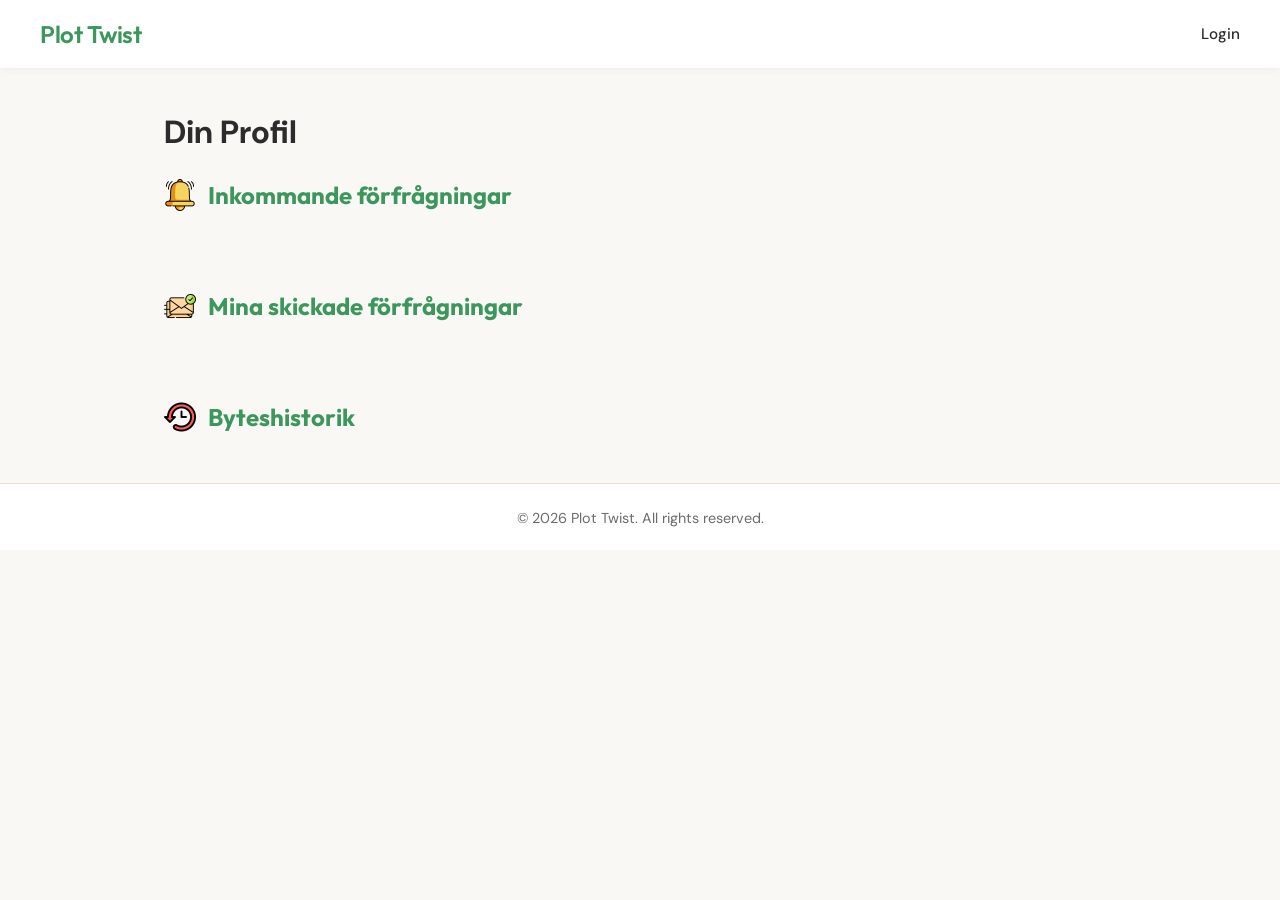
<file: pages/profile.html>
<!DOCTYPE html>
<html lang="en">

<head>
  <meta charset="UTF-8" />
  <meta name="viewport" content="width=device-width, initial-scale=1.0" />
  <title>Profile - Plot Twist</title>
  <link rel="icon" type="image/png" href="../public/tab-icon.png">
  <link rel="stylesheet" href="/style/style.css" />
</head>

<body>
  <header class="site-header">
  </header>

  <script type="module">
    import { renderHeader } from "../src/utils/renderHeader.js";
    renderHeader();
  </script>

  <main class="profile-main">
    <h1>Din Profil</h1>

    <section class="profile-section">
      <h2>
        <img src="../public/notification-icon.png" alt="" class="section-icon">
        Inkommande förfrågningar
      </h2>
      <div id="pendingContainer" class="horizontal-scroll"></div>
    </section>

    <section class="profile-section">
      <h2>
        <img src="../public/sent-icon.png" alt="" class="section-icon">
        Mina skickade förfrågningar
      </h2>
      <div id="outgoingContainer" class="horizontal-scroll"></div>
    </section>

    <section class="profile-section">
      <h2>
        <img src="../public/history-icon.png" alt="" class="section-icon">
        Byteshistorik
      </h2>
      <div id="historyContainer" class="list-view"></div>
    </section>
  </main>

  <script type="module" src="../src/scripts/profile.js"></script>

  <footer class="site-footer">
    <div class="footer-content">
      <p>&copy; 2026 Plot Twist. All rights reserved.</p>
    </div>
  </footer>
  
</body>

</html>
</file>
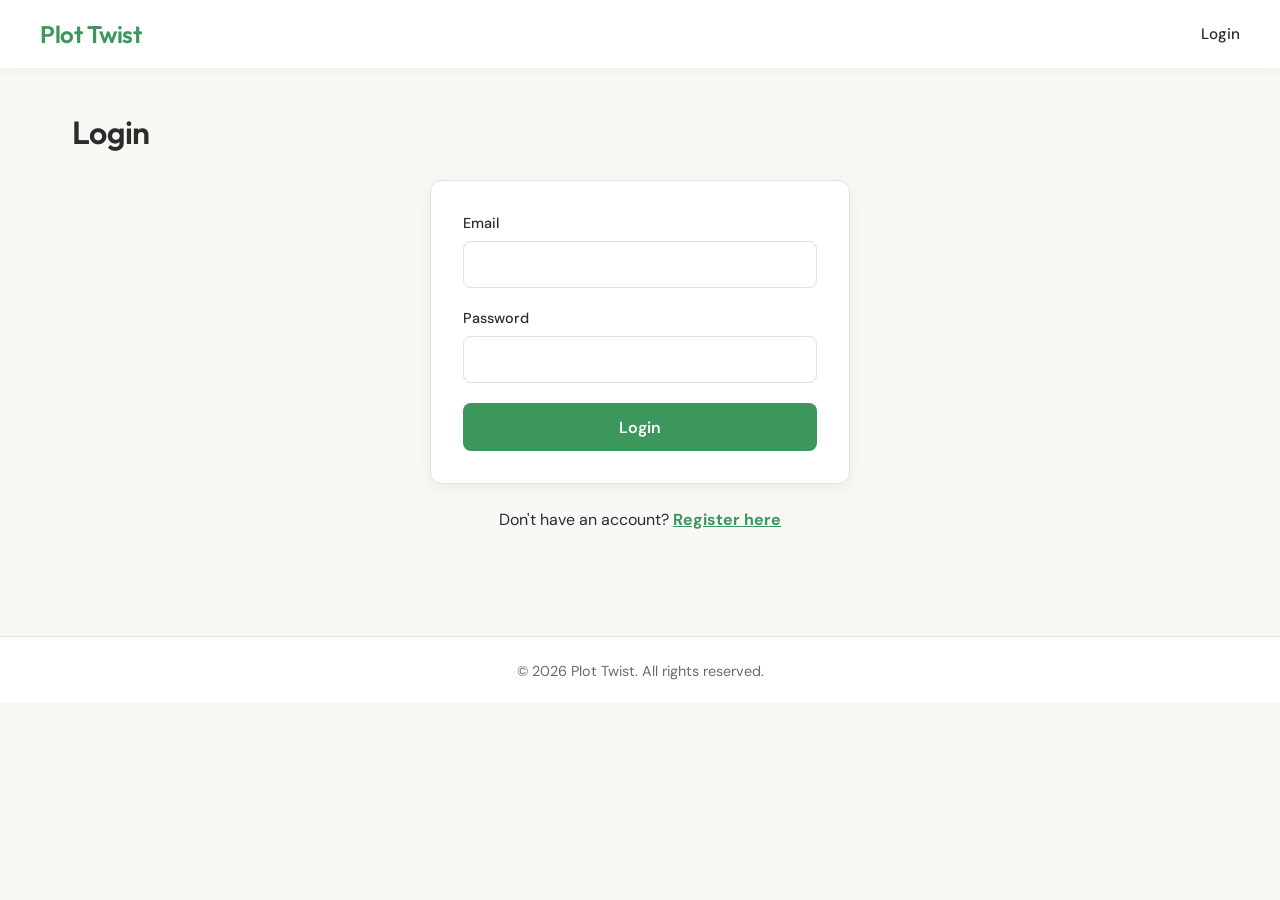
<file: pages/register.html>
<!DOCTYPE html>
<html lang="en">

<head>
  <meta charset="UTF-8" />
  <meta name="viewport" content="width=device-width, initial-scale=1.0" />
  <title>Register - Plot Twist</title>
  <link rel="icon" type="image/png" href="../public/tab-icon.png">
  <link rel="stylesheet" href="/style/style.css" />
</head>

<body>

  <!-- HEADER -->
  <header class="site-header">
  </header>

  <script type="module">
    import { renderHeader } from "../src/utils/renderHeader.js";
    renderHeader();
  </script>

  <!-- MAIN CONTENT -->
  <main class="main-content">
    <h1 id="form-title">Login</h1>

    <div id="register-container" class="register-wrapper">
      <form id="authForm" class="register-form">

        <div class="form-group hidden" id="name-group">
          <label for="name">Name</label>
          <input type="text" id="name" />
        </div>

        <div class="form-group">
          <label for="email">Email</label>
          <input type="email" id="email" required />
        </div>

        <div class="form-group">
          <label for="password">Password</label>
          <input type="password" id="password" required />
        </div>

        <button type="submit" id="submit-btn">Login</button>
      </form>

      <p class="switch-text">
        <span id="switch-msg">Don't have an account?</span>
        <button type="button" id="switch-btn" class="btn-link">Register here</button>
      </p>
    </div>
  </main>

  <!-- FOOTER -->

  <script type="module" src="/src/scripts/register.js"></script>

  <footer class="site-footer">
    <div class="footer-content">
      <p>&copy; 2026 Plot Twist. All rights reserved.</p>
    </div>
  </footer>

</body>

</html>
</file>
<file: style/style.css>
@import url("https://fonts.googleapis.com/css2?family=DM+Sans:ital,opsz,wght@0,9..40,400;0,9..40,500;0,9..40,600;0,9..40,700;1,9..40,400&family=Outfit:wght@400;500;600;700&display=swap");

:root {
  --font-heading: "Outfit", system-ui, sans-serif;
  --font-body: "DM Sans", system-ui, sans-serif;
  --color-bg: #faf8f5;
  --color-bg-alt: #f0ebe3;
  --color-surface: #ffffff;
  --color-primary: #3b975c;
  --color-primary-hover: #3d7451;
  --color-accent: #c9a227;
  --color-accent-hover: #d4b03a;
  --color-text: #2c2c2c;
  --color-text-muted: #6b6b6b;
  --color-border: #e5e0d8;
  --radius-sm: 8px;
  --radius-md: 12px;
  --radius-lg: 16px;
  --shadow-sm: 0 2px 8px rgba(45, 90, 61, 0.06);
  --shadow-md: 0 4px 16px rgba(45, 90, 61, 0.08);
  --shadow-hover: 0 8px 24px rgba(45, 90, 61, 0.12);
}

* {
  box-sizing: border-box;
}

#map, #adminMap {
  height: 600px;
  width: 100%;
  border-radius: 10px;
  filter: hue-rotate(20deg) saturate(300%) brightness(100%);
}

body {
  margin: 0;
  min-width: 320px;
  min-height: 100vh;
  font-family: var(--font-body);
  color: var(--color-text);
  background-color: var(--color-bg);
  line-height: 1.5;
}

/* Header */
.site-header {
  background: var(--color-surface);
  padding: 1rem 2rem;
  box-shadow: var(--shadow-sm);
  position: sticky;
  top: 0;
  z-index: 100;
}

.site-header nav {
  display: flex;
  justify-content: space-between;
  align-items: center;
  max-width: 1200px;
  margin: 0 auto;
}

.logo {
  font-family: var(--font-heading);
  font-size: 1.5rem;
  font-weight: 600;
  color: var(--color-primary);
  text-decoration: none;
  letter-spacing: -0.02em;
  transition: color 0.2s ease;
}

.logo:hover {
  color: var(--color-primary-hover);
}

.nav-links {
  display: flex;
  gap: 1.5rem;
  list-style: none;
  padding: 0;
  margin: 0;
}

.nav-links a {
  text-decoration: none;
  color: var(--color-text);
  font-weight: 500;
  font-size: 0.95rem;
  transition: color 0.2s ease;
}

.nav-links a:hover {
  color: var(--color-primary);
}

/* Main Content */
.main-content {
  padding: 2.5rem 2rem;
  max-width: 1200px;
  margin: 0 auto;
}

.main-content h1 {
  font-family: var(--font-heading);
  font-size: 2rem;
  font-weight: 600;
  color: var(--color-text);
  margin: 0 0 1.5rem 0;
  letter-spacing: -0.02em;
}

/* Register / Login forms */
.register-wrapper,
.login-wrapper {
  max-width: 420px;
  margin: 0 auto;
}

.register-form,
.login-form {
  background: var(--color-surface);
  padding: 2rem;
  border-radius: var(--radius-md);
  box-shadow: var(--shadow-md);
  border: 1px solid var(--color-border);
}

.form-group {
  display: flex;
  flex-direction: column;
  gap: 0.4rem;
  margin-bottom: 1.25rem;
}

.form-group label {
  font-weight: 500;
  font-size: 0.9rem;
  color: var(--color-text);
}

.form-group input {
  padding: 0.75rem 1rem;
  border: 1px solid var(--color-border);
  border-radius: var(--radius-sm);
  font-family: var(--font-body);
  font-size: 1rem;
  transition: border-color 0.2s ease, box-shadow 0.2s ease;
}

.form-group input:focus {
  outline: none;
  border-color: var(--color-primary);
  box-shadow: 0 0 0 3px rgba(45, 90, 61, 0.15);
}

.register-form button[type="submit"],
.login-form button[type="submit"] {
  width: 100%;
  background: var(--color-primary);
  color: white;
  border: none;
  padding: 0.85rem 1.5rem;
  border-radius: var(--radius-sm);
  font-family: var(--font-body);
  font-weight: 600;
  font-size: 1rem;
  cursor: pointer;
  transition: background 0.2s ease;
}

.register-form button[type="submit"]:hover,
.login-form button[type="submit"]:hover {
  background: var(--color-primary-hover);
}

/* Footer */
.site-footer {
  background: var(--color-surface);
  padding: 0.5rem 2rem;
  margin-top: 3rem;
  border-top: 1px solid var(--color-border);
}

.footer-content {
  max-width: 1200px;
  margin: 0 auto;
  margin-top: 1rem;
  text-align: center;
}

.footer-content p {
  margin: 0 0 0.75rem 0;
  color: var(--color-text-muted);
  font-size: 0.9rem;
}

/*LEAFLET POPUP */

.leaflet-popup {
  filter: hue-rotate(-20deg) saturate(100%) brightness(100%);
}

.leaflet-popup-content-wrapper {
  background-color: var(--color-bg);
  border-radius: var(--radius);
  box-shadow: 0 4px 15px rgba(0, 0, 0, 0.1);
  padding: 0;
  overflow: hidden;
}

.leaflet-popup-content {
  margin: 0;
  width: auto;
}

.compact-row-popup {
  display: flex;
  flex-direction: row;
  min-width: 280px;
  max-width: 350px;
}

.popup-aside {
  flex: 0 0 100px;
  background-color: #eee;
}

.popup-thumb {
  width: 100%;
  height: 100%;
  object-fit: cover;
  display: block;
}

.popup-main {
  flex: 1;
  padding: 15px;
  display: flex;
  flex-direction: column;
  gap: 5px;
}

.popup-main h4 {
  margin: 0;
  font-size: 1.1rem;
  color: var(--color-primary);
}

.popup-desc {
  margin: 0;
  font-size: 0.9rem;
  color: var(--color-text-dim);
  line-height: 1.5;
}

.popup-meta {
  margin-top: 10px;
  padding-top: 10px;
  border-top: 1px solid var(--color-border);
  display: flex;
  justify-content: space-between;
  align-items: center;
}

.popup-owner {
  font-size: 0.8rem;
  color: var(--color-secondary);
}

.popup-icons-img {
  width: 16px;
  height: 16px;
  vertical-align: middle;
  margin-right: 2px;
  filter: none;
  opacity: 1;
}

.trade-btn {
    margin-top: 10px;
    width: 100%;
    background-color: var(--color-primary);
    color: white;
    border: none;
    padding: 8px 12px;
    border-radius: 4px;
    font-size: 0.85rem;
    font-weight: 600;
    cursor: pointer;
    transition: background 0.2s, transform 0.1s;
}

.trade-btn:hover {
    background-color: var(--color-primary-hover);
}

.trade-btn:active {
    transform: scale(0.98);
}

.leaflet-popup-close-button {
  top: 8px !important;
  right: 8px !important;
  width: 26px !important;
  height: 26px !important;
  
  display: flex !important;
  align-items: center !important;
  justify-content: center !important;
  
  padding: 0 !important;
  background: #fff !important;
  border-radius: 50% !important;
  color: #333 !important;
  font-size: 16px !important;
  filter: none !important;
  box-shadow: 0 2px 5px rgba(0,0,0,0.2);
}

.leaflet-popup-close-button:hover {
  background: var(--color-primary) !important;
  color: #fff !important;
}
/* LOGIN/REGISTER */

.hidden {
  display: none !important;
}

.switch-text {
  margin-top: 1.5rem;
  text-align: center;
}

.btn-link {
  background: none;
  border: none;
  color: var(--color-primary);
  text-decoration: underline;
  cursor: pointer;
  padding: 0;
  font-size: inherit;
  font-family: var(--font-body);
  font-weight: bold;
}

.btn-link:hover {
  color: var(--color-primary-hover);
}

/* ADMIN PANEL */
.admin-controls {
  margin-bottom: 24px;
  display: flex;
  gap: 12px;
}

.btn-tab {
  padding: 10px 20px;
  cursor: pointer;
  font-family: var(--font-body);
  border: 1px solid var(--color-border);
  background: var(--color-surface);
  color: var(--color-text-muted);
  border-radius: var(--radius-sm);
  transition: all 0.2s ease;
}

.btn-tab:hover {
  background: var(--color-bg-alt);
  color: var(--color-text);
}

.btn-tab.active {
  background: var(--color-primary);
  border-color: var(--color-primary);
  color: var(--color-surface);
  box-shadow: var(--shadow-sm);
}

.admin-table-wrapper {
  width: 100%;
  overflow-x: auto;
  -webkit-overflow-scrolling: touch;
  border-radius: var(--radius-md);
  box-shadow: var(--shadow-md);
  background: var(--color-surface);
}

.admin-table {
  width: 100%;
  border-collapse: collapse;
  margin-top: 10px;
  background: var(--color-surface);
}

.admin-table th, 
.admin-table td {
  padding: 16px;
  text-align: left;
  border-bottom: 1px solid var(--color-border);
  font-family: var(--font-body);
  color: var(--color-text);
}

.admin-table th {
  background-color: var(--color-border);
  font-family: var(--font-heading);
  font-weight: 600;
  color: var(--color-text);
}

.btn-delete {
  background-color: #d9534f;
  color: var(--color-surface);
  border: none;
  padding: 8px 14px;
  border-radius: var(--radius-sm);
  cursor: pointer;
  font-family: var(--font-body);
  transition: background 0.2s ease;
}

.btn-delete:hover {
  background-color: #c9302c;
}

.admin-thumb {
  width: 60px;
  height: 60px;
  object-fit: cover;
  border-radius: var(--radius-sm);
  border: 1px solid var(--color-border);
  display: block;
}

.admin-table td:first-child {
  width: 80px;
}

.admin-table td {
  max-width: 200px;
  overflow: hidden;
  text-overflow: ellipsis;
  white-space: nowrap;
}

.admin-table td small {
  display: block;
  word-break: break-all;
  line-height: 1.2;
  color: var(--color-text-muted);
}

.admin-table tr:last-child td {
  border-bottom: none;
}

.admin-table tr:hover {
  background-color: var(--color-bg-alt);
  transition: background 0.2s ease;
}

@media (max-width: 768px) {
  .admin-controls {
    flex-wrap: wrap;
    gap: 8px;
  }

  .btn-tab {
    flex: 1 1 calc(50% - 8px);
    padding: 12px 8px;
    font-size: 0.85rem;
    text-align: center;
  }

  .admin-table {
    min-width: 650px;
  }

  .admin-table th, 
  .admin-table td {
    padding: 12px 10px;
    font-size: 0.9rem;
  }
}

/* PROFILE PAGE */

.profile-main {
    max-width: 1000px;
    margin: 40px auto;
    padding: 0 24px;
}

.profile-section h2 {
    font-family: var(--font-heading);
    font-size: 1.5rem;
    color: var(--color-primary);
    margin-bottom: 20px;
    display: flex;
    align-items: center;
    gap: 10px;
}

.horizontal-scroll {
    display: flex;
    gap: 20px;
    overflow-x: auto;
    padding: 10px 5px 25px 5px;
    scrollbar-width: thin;
    scrollbar-color: var(--color-primary) transparent;
}

.trade-card {
    min-width: 280px;
    background: var(--color-surface);
    border-radius: var(--radius-lg);
    box-shadow: var(--shadow-md);
    border: 1px solid var(--color-border);
    transition: transform 0.2s ease, box-shadow 0.2s ease;
    position: relative;
}

.trade-card:hover {
    transform: translateY(-4px);
    box-shadow: var(--shadow-hover);
}

.trade-card img {
    width: 100%;
    height: 160px;
    object-fit: cover;
    border-bottom: 1px solid var(--color-border);
}

.badge {
    position: absolute;
    top: 12px;
    left: 12px;
    padding: 4px 12px;
    border-radius: 20px;
    font-size: 0.7rem;
    font-weight: 700;
    text-transform: uppercase;
    letter-spacing: 0.5px;
    color: white;
    z-index: 1;
}
.badge.action-needed { background-color: var(--color-primary); }
.badge.waiting { background-color: var(--color-accent); }

.trade-info { padding: 20px; }

.participants {
    background: var(--color-bg-alt);
    padding: 10px;
    border-radius: var(--radius-sm);
    font-size: 0.9rem;
    color: var(--color-text-muted);
    border: 1px solid var(--color-border);
}

.btn-approve, .btn-reject {
    padding: 10px;
    border-radius: var(--radius-md);
    font-weight: 600;
    transition: all 0.2s ease;
    border: none;
}

.btn-approve {
    background: var(--color-primary);
    color: white;
}
.btn-approve:hover { background: var(--color-primary-hover); }

.btn-reject {
    background: var(--color-bg-alt);
    color: var(--color-text);
}
.btn-reject:hover { background: #e2d9cc; }

.history-item {
    display: flex;
    justify-content: space-between;
    align-items: center;
    padding: 16px 24px;
    background: var(--color-surface);
    border-radius: var(--radius-md);
    margin-bottom: 12px;
    border: 1px solid var(--color-border);
    box-shadow: var(--shadow-sm);
}

.profile-section h2 {
    font-family: var(--font-heading);
    font-size: 1.5rem;
    color: var(--color-primary);
    margin-bottom: 20px;
    
    display: flex;
    align-items: center;
    gap: 12px;
}

.section-icon {
    width: 32px;
    height: 32px;
    object-fit: contain;
    
}

.trade-actions {
    margin-top: 15px;
    display: flex;
    flex-direction: column;
}

.btn-cancel-trade {
    width: 100%;
    padding: 10px;
    border-radius: var(--radius-md);
    font-weight: 600;
    font-size: 0.9rem;
    cursor: pointer;
    transition: all 0.2s ease;
    background: #fff5f5;
    color: #c53030;
    border: 1px solid #feb2b2;
}

.btn-cancel-trade:hover {
    background: #feb2b2;
    color: #9b2c2c;
    border-color: #fc8181;
}

.status-text {
    font-size: 0.85rem;
    color: var(--color-text-muted);
    margin-top: 8px;
    line-height: 1.4;
}

/* Hamburgarmeny desktop*/
.menu-toggle {
  display: none;
  flex-direction: column;
  gap: 5px;
  background: none;
  border: none;
  cursor: pointer;
  padding: 5px;
  z-index: 1001;
}

.menu-toggle .bar {
  width: 25px;
  height: 3px;
  background-color: var(--color-primary);
  border-radius: 2px;
  transition: all 0.3s ease-in-out;
}

/* Hamburgarmeny i mobilvy */
@media (max-width: 768px) {
  .menu-toggle {
    display: flex;
  }

  .nav-links {
    position: fixed;
    top: 0;
    right: -100%;
    width: 250px;
    height: 100vh;
    background-color: var(--color-surface);
    flex-direction: column;
    padding: 80px 20px;
    box-shadow: var(--shadow-hover);
    transition: 0.4s ease-in-out;
    z-index: 1000;
    gap: 2rem;
  }

  .nav-links.active {
    right: 0; 
  }

  .menu-toggle.is-active .bar:nth-child(1) {
    transform: translateY(8px) rotate(45deg);
  }
  .menu-toggle.is-active .bar:nth-child(2) {
    opacity: 0;
  }
  .menu-toggle.is-active .bar:nth-child(3) {
    transform: translateY(-8px) rotate(-45deg);
  }
}
</file>
